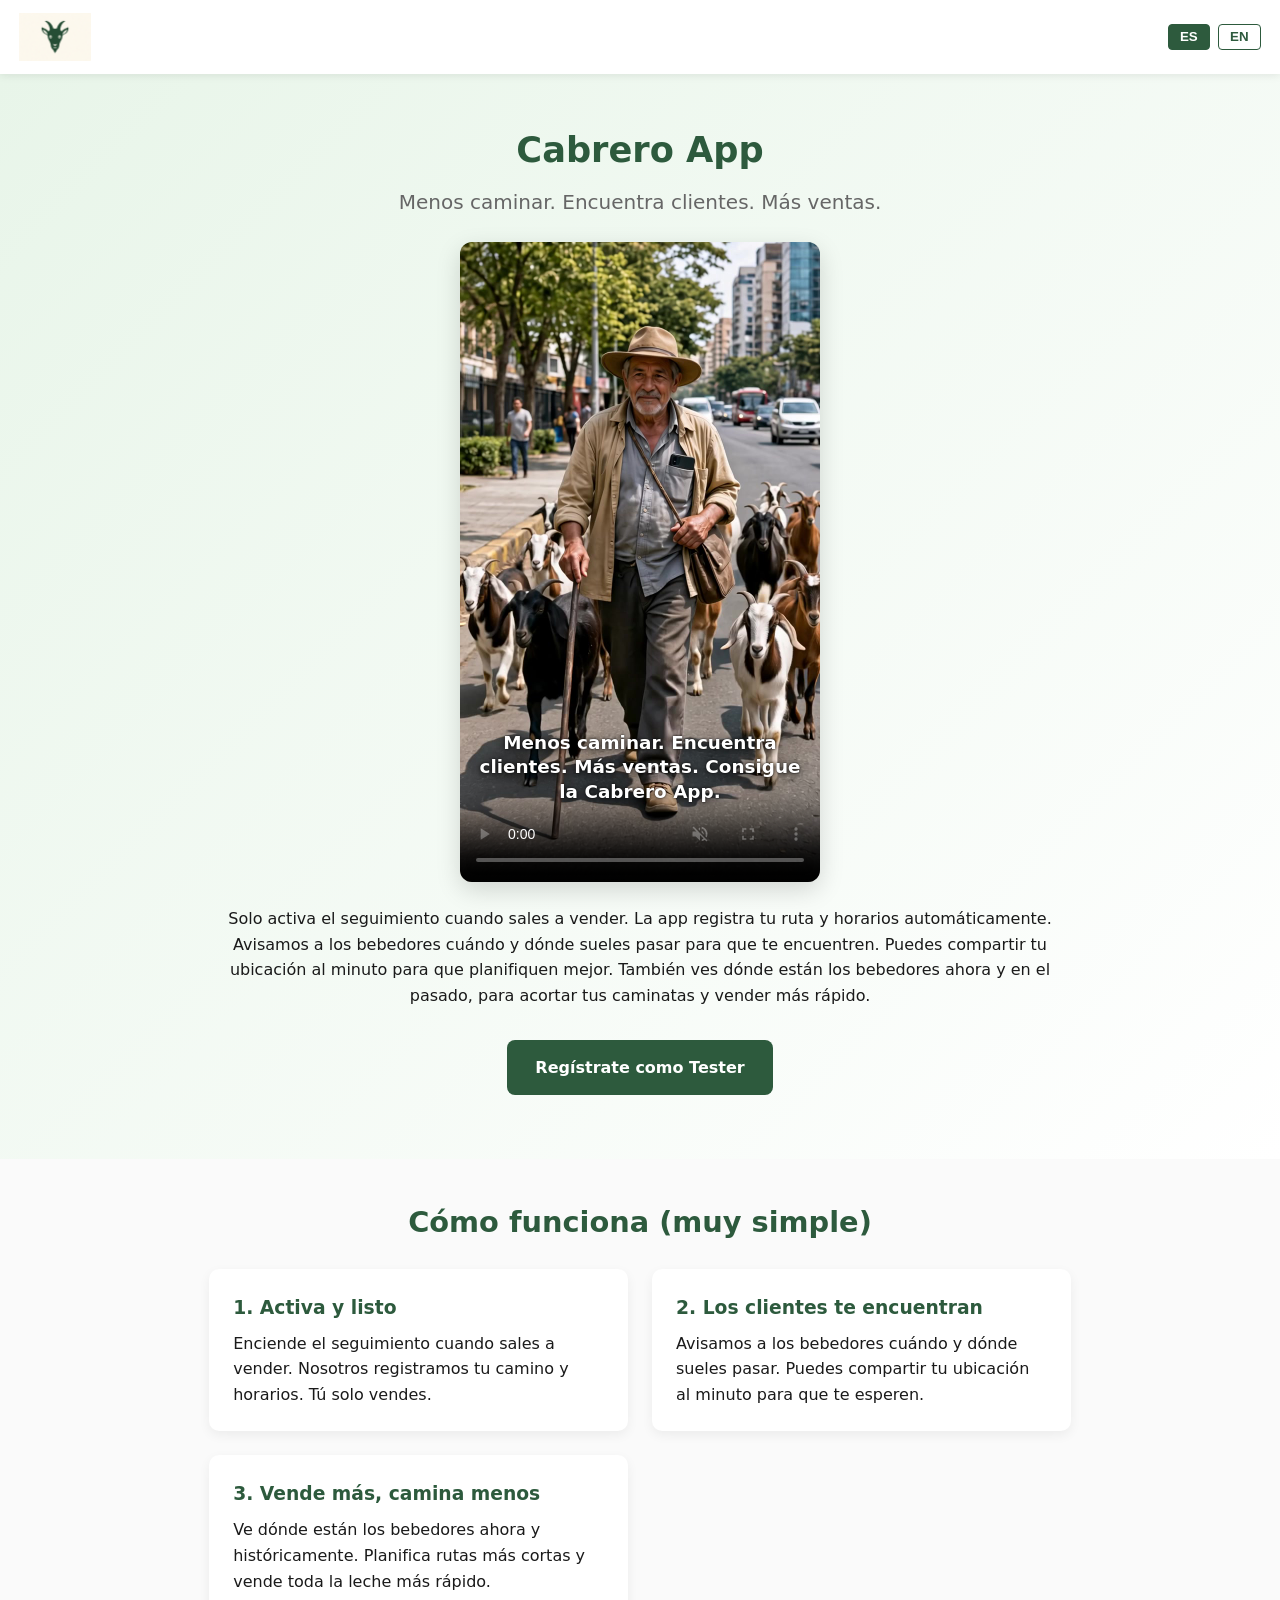
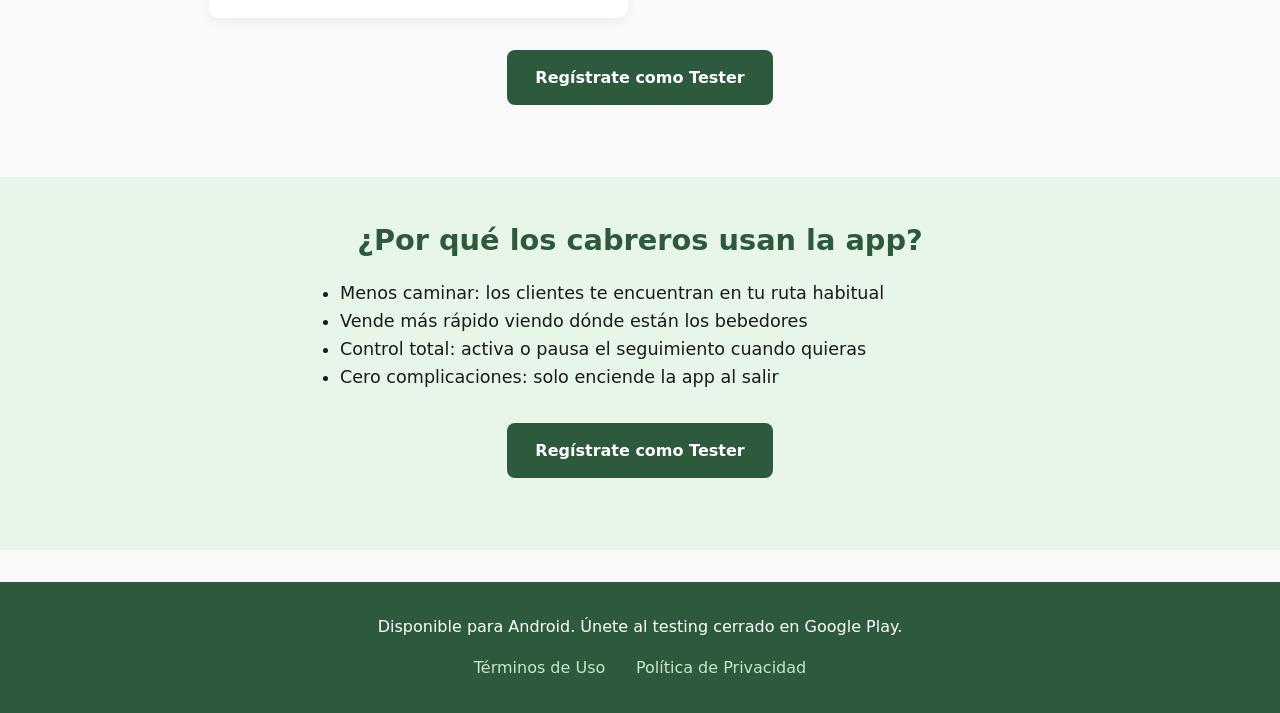
<file: index.html>
<!DOCTYPE html>
<html lang="es">
<head>
  <meta charset="UTF-8">
  <meta name="viewport" content="width=device-width, initial-scale=1.0">
  <title>Cabrero App – Menos caminar. Más clientes. Más ventas.</title>
  <meta name="description" content="App simple para cabreros en Ciudad de Guatemala. Activa el seguimiento cuando sales a vender. Nosotros registramos tu ruta y avisamos a los bebedores. Vende más con menos esfuerzo.">
  <link rel="stylesheet" href="styles.css">
  <style>
    .hero-video-wrap {
      position: relative;
      width: 100%;
      max-width: 360px;
      margin: 1.5rem auto;
    }
    .hero-video {
      width: 100%;
      height: auto;
      aspect-ratio: 9 / 16;
      object-fit: cover;
      border-radius: 12px;
      display: block;
      box-shadow: 0 8px 24px rgba(0,0,0,0.15);
    }
    .hero-pitch-overlay {
      position: absolute;
      left: 0;
      right: 0;
      bottom: 12%;
      text-align: center;
      color: #fff;
      font-size: 1.15rem;
      font-weight: 700;
      line-height: 1.35;
      text-shadow: 0 2px 8px rgba(0,0,0,0.85), 0 0 2px rgba(0,0,0,0.9);
      padding: 0 1rem;
      pointer-events: none;
    }
    .hero-pitch {
      font-size: 1.25rem;
      font-weight: 600;
      text-align: center;
      margin: 1rem auto 1.5rem;
      max-width: 500px;
      line-height: 1.4;
    }
    .cta-row {
      text-align: center;
      margin: 1.5rem 0;
    }
  </style>
</head>
<body>
  <header>
    <div class="header-inner">
      <img src="imagine_images/d5Y8Q.jpg" alt="Cabrero App" class="logo">
      <div class="lang-switch">
        <button data-lang="es" class="active">ES</button>
        <button data-lang="en">EN</button>
      </div>
    </div>
  </header>

  <section class="hero">
    <div class="container">
      <h1 data-i18n="title">Cabrero App</h1>
      <p class="subtitle" data-i18n="subtitle">Menos caminar. Encuentra clientes. Más ventas.</p>
      <div class="hero-video-wrap">
        <video class="hero-video" autoplay muted loop playsinline controls poster="imagine_images/hero.jpg" aria-label="Cabrero App pitch video">
          <source src="imagine_images/hero.mp4" type="video/mp4">
          Tu navegador no soporta video.
        </video>
        <div class="hero-pitch-overlay" data-i18n="heroPitch">Menos caminar. Encuentra clientes. Más ventas. Consigue la Cabrero App.</div>
      </div>
      <p data-i18n="heroText">Solo activa el seguimiento cuando sales a vender. La app registra tu ruta y horarios automáticamente. Avisamos a los bebedores cuándo y dónde sueles pasar para que te encuentren. Puedes compartir tu ubicación al minuto para que planifiquen mejor. También ves dónde están los bebedores ahora y en el pasado, para acortar tus caminatas y vender más rápido.</p>
      <div class="cta-row">
        <a href="tester.html" class="cta" data-i18n="ctaDownload" onclick="window.open(this.href, '_blank', 'noopener'); return false;">Regístrate como Tester</a>
      </div>
      <!-- Replace # with your Google Form URL that collects name + Google email + phone -->
    </div>
  </section>

  <section>
    <div class="container">
      <h2 data-i18n="howTitle">Cómo funciona (muy simple)</h2>
      <div class="cards">
        <div class="card">
          <h3 data-i18n="step1">1. Activa y listo</h3>
          <p data-i18n="step1Text">Enciende el seguimiento cuando sales a vender. Nosotros registramos tu camino y horarios. Tú solo vendes.</p>
        </div>
        <div class="card">
          <h3 data-i18n="step2">2. Los clientes te encuentran</h3>
          <p data-i18n="step2Text">Avisamos a los bebedores cuándo y dónde sueles pasar. Puedes compartir tu ubicación al minuto para que te esperen.</p>
        </div>
        <div class="card">
          <h3 data-i18n="step3">3. Vende más, camina menos</h3>
          <p data-i18n="step3Text">Ve dónde están los bebedores ahora y históricamente. Planifica rutas más cortas y vende toda la leche más rápido.</p>
        </div>
      </div>
      <div class="cta-row">
        <a href="tester.html" class="cta" data-i18n="ctaDownload" onclick="window.open(this.href, '_blank', 'noopener'); return false;">Regístrate como Tester</a>
      </div>
    </div>
  </section>

  <section style="background: var(--accent);">
    <div class="container">
      <h2 data-i18n="benefitsTitle">¿Por qué los cabreros usan la app?</h2>
      <ul id="benefits-list" style="max-width: 600px; margin: 1rem auto; font-size: 1.1rem;">
        <li data-i18n="benefit1">Menos caminar: los clientes te encuentran en tu ruta habitual</li>
        <li data-i18n="benefit2">Vende más rápido viendo dónde están los bebedores</li>
        <li data-i18n="benefit3">Control total: activa o pausa el seguimiento cuando quieras</li>
        <li data-i18n="benefit4">Cero complicaciones: solo enciende la app al salir</li>
      </ul>
      <div class="cta-row">
        <a href="tester.html" class="cta" data-i18n="ctaDownload" onclick="window.open(this.href, '_blank', 'noopener'); return false;">Regístrate como Tester</a>
      </div>
    </div>
  </section>

  <footer>
    <div class="container">
      <p data-i18n="footerNote">Disponible para Android. Únete al testing cerrado en Google Play.</p>
      <p style="margin-top: 1rem;">
        <a href="terms.html" data-i18n="termsLink">Términos de Uso</a>
        <a href="privacy.html" data-i18n="privacyLink">Política de Privacidad</a>
      </p>
    </div>
  </footer>

  <script src="script.js?v=20261128a"></script>
</body>
</html>
</file>
<file: styles.css>
/* Cabrero App - Simple responsive styles */
:root {
  --primary: #2d5a3d;
  --primary-light: #4a7c59;
  --accent: #e8f5e9;
  --text: #1a1a1a;
  --bg: #fafafa;
  --white: #ffffff;
  --gray: #666;
}

* { box-sizing: border-box; margin: 0; padding: 0; }
body {
  font-family: system-ui, -apple-system, Segoe UI, Roboto, sans-serif;
  line-height: 1.6;
  color: var(--text);
  background: var(--bg);
}
.container { max-width: 900px; margin: 0 auto; padding: 0 1.2rem; }
header {
  background: var(--white);
  box-shadow: 0 2px 8px rgba(0,0,0,0.08);
  position: sticky; top: 0; z-index: 100;
}
.header-inner {
  display: flex; align-items: center; justify-content: space-between;
  padding: 0.8rem 1.2rem;
}
.logo { height: 48px; width: auto; }
.lang-switch { display: flex; gap: 0.5rem; }
.lang-switch button {
  background: transparent; border: 1px solid var(--primary);
  color: var(--primary); padding: 0.3rem 0.7rem; border-radius: 4px;
  cursor: pointer; font-weight: 600;
}
.lang-switch button.active { background: var(--primary); color: white; }
.hero {
  background: linear-gradient(135deg, var(--accent) 0%, #fff 100%);
  padding: 3rem 0 2rem;
  text-align: center;
}
.hero img.hero-img {
  max-width: 100%; height: auto; border-radius: 12px;
  box-shadow: 0 8px 24px rgba(0,0,0,0.12); margin: 1.5rem 0;
}
h1 { font-size: 2.2rem; color: var(--primary); margin-bottom: 0.5rem; }
.subtitle { font-size: 1.25rem; color: var(--gray); margin-bottom: 1rem; }
.cta {
  display: inline-block; background: var(--primary); color: white;
  padding: 0.9rem 1.8rem; border-radius: 8px; text-decoration: none;
  font-weight: 600; margin: 0.5rem; transition: background 0.2s;
}
.cta:hover { background: var(--primary-light); }
section { padding: 2.5rem 0; }
h2 { font-size: 1.8rem; color: var(--primary); margin-bottom: 1rem; text-align: center; }
.cards { display: grid; grid-template-columns: 1fr; gap: 1.5rem; margin-top: 1.5rem; }
@media (min-width: 640px) { .cards { grid-template-columns: 1fr 1fr; } }
.card {
  background: white; padding: 1.5rem; border-radius: 10px;
  box-shadow: 0 4px 12px rgba(0,0,0,0.06);
}
.card h3 { color: var(--primary); margin-bottom: 0.5rem; }
footer {
  background: var(--primary); color: white; text-align: center;
  padding: 2rem 1rem; margin-top: 2rem;
}
footer a { color: #c8e6c9; text-decoration: none; margin: 0 0.8rem; }
footer a:hover { text-decoration: underline; }
.legal { max-width: 800px; margin: 2rem auto; padding: 0 1.2rem; }
.legal h1 { font-size: 1.8rem; }
.legal h2 { font-size: 1.3rem; text-align: left; margin: 1.5rem 0 0.5rem; }
.legal p, .legal ul { margin-bottom: 1rem; }
.legal ul { padding-left: 1.5rem; }
.note { font-size: 0.9rem; color: var(--gray); margin-top: 2rem; }
</file>
